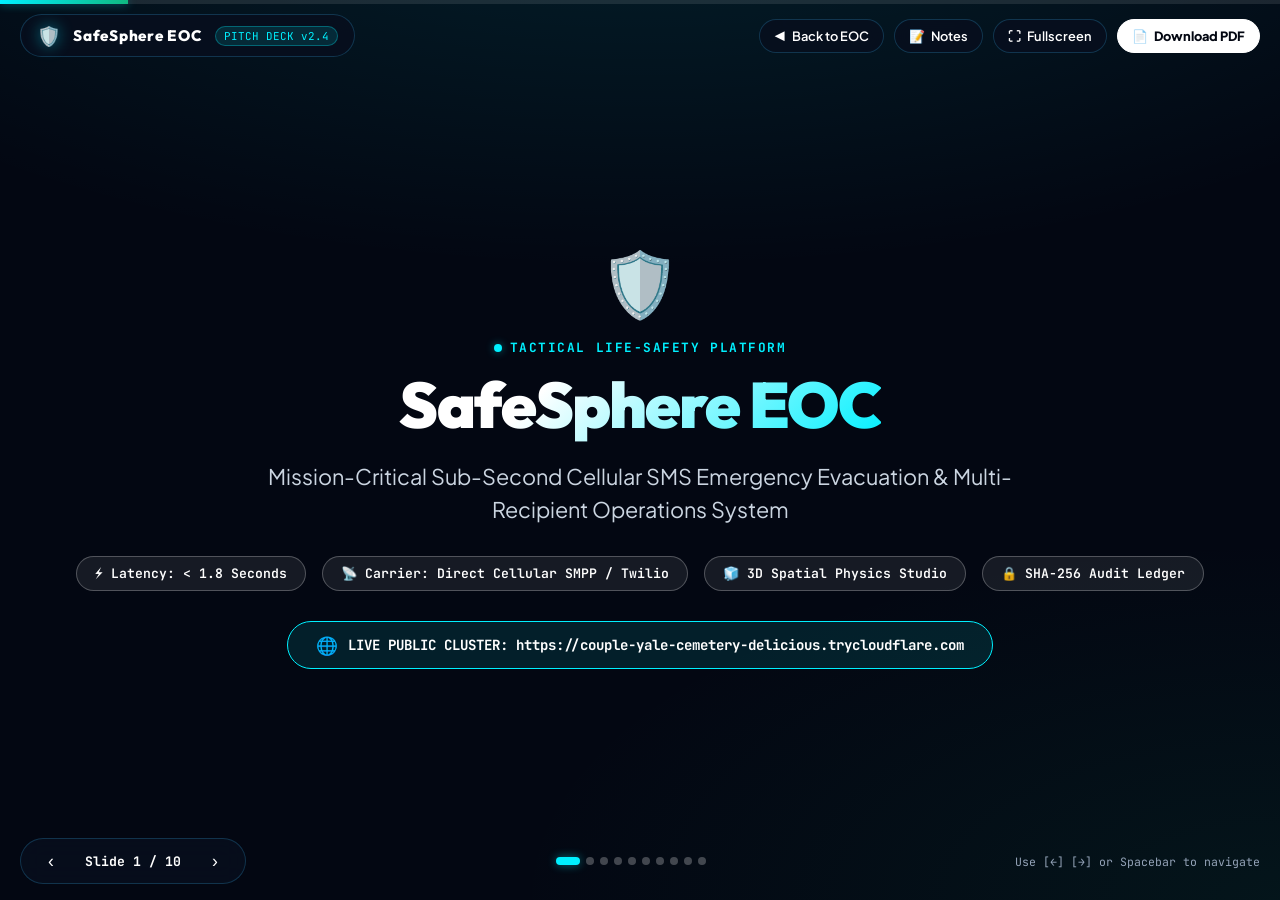
<file: templates/presentation.html>
<!DOCTYPE html>
<html lang="en">
<head>
    <meta charset="UTF-8">
    <meta name="viewport" content="width=device-width, initial-scale=1.0">
    <title>SafeSphere EOC — Executive Presentation & Pitch Deck</title>
    <link rel="icon" href="data:image/svg+xml,<svg xmlns='http://www.w3.org/2000/svg' viewBox='0 0 100 100'><text y='.9em' font-size='90'>🛡️</text></svg>">
    <link rel="stylesheet" href="https://fonts.googleapis.com/css2?family=JetBrains+Mono:wght@400;600;700&family=Outfit:wght@400;500;600;700;800;900&family=Plus+Jakarta+Sans:wght@400;500;600;700;800&display=swap">
    <style>
        :root {
            --bg-base: #030712;
            --bg-card: rgba(14, 24, 46, 0.85);
            --bg-elevated: rgba(20, 34, 64, 0.95);
            --border-subtle: rgba(56, 189, 248, 0.22);
            --border-strong: rgba(0, 240, 255, 0.6);
            --tactical-cyan: #00f0ff;
            --cyan-glow: rgba(0, 240, 255, 0.45);
            --fire-red: #ff2a5f;
            --hazard-amber: #f59e0b;
            --tactical-emerald: #10b981;
            --text-primary: #ffffff;
            --text-secondary: #cbd5e1;
            --text-muted: #94a3b8;
            --font-head: 'Outfit', -apple-system, sans-serif;
            --font-body: 'Plus Jakarta Sans', -apple-system, sans-serif;
            --font-mono: 'JetBrains Mono', monospace;
        }

        * {
            margin: 0;
            padding: 0;
            box-sizing: border-box;
        }

        body {
            background-color: var(--bg-base);
            color: var(--text-primary);
            font-family: var(--font-body);
            overflow: hidden;
            height: 100vh;
            width: 100vw;
            user-select: none;
            background-image: 
                radial-gradient(ellipse 80% 50% at 50% -20%, rgba(0, 240, 255, 0.12), transparent),
                radial-gradient(ellipse 60% 40% at 100% 100%, rgba(16, 185, 129, 0.08), transparent);
        }

        /* Top Progress Bar */
        .progress-bar-container {
            position: fixed;
            top: 0;
            left: 0;
            width: 100%;
            height: 4px;
            background: rgba(255, 255, 255, 0.1);
            z-index: 100;
        }

        .progress-bar {
            height: 100%;
            width: 10%;
            background: linear-gradient(90deg, var(--tactical-cyan), var(--tactical-emerald));
            box-shadow: 0 0 10px var(--cyan-glow);
            transition: width 0.35s cubic-bezier(0.16, 1, 0.3, 1);
        }

        /* Top Control Bar */
        .deck-header {
            position: fixed;
            top: 14px;
            left: 20px;
            right: 20px;
            display: flex;
            justify-content: space-between;
            align-items: center;
            z-index: 90;
        }

        .deck-brand {
            display: flex;
            align-items: center;
            gap: 12px;
            background: rgba(8, 15, 30, 0.85);
            border: 1px solid var(--border-subtle);
            padding: 8px 16px;
            border-radius: 30px;
            backdrop-filter: blur(12px);
        }

        .brand-logo {
            font-size: 1.2rem;
            filter: drop-shadow(0 0 8px var(--cyan-glow));
        }

        .brand-title {
            font-family: var(--font-head);
            font-weight: 800;
            font-size: 0.95rem;
            letter-spacing: 0.05em;
            color: var(--text-primary);
        }

        .brand-tag {
            font-family: var(--font-mono);
            font-size: 0.68rem;
            color: var(--tactical-cyan);
            background: rgba(0, 240, 255, 0.12);
            padding: 2px 8px;
            border-radius: 12px;
            border: 1px solid rgba(0, 240, 255, 0.3);
        }

        .deck-actions {
            display: flex;
            align-items: center;
            gap: 10px;
        }

        .btn-deck {
            background: rgba(8, 15, 30, 0.85);
            border: 1px solid var(--border-subtle);
            color: var(--text-primary);
            padding: 8px 14px;
            border-radius: 20px;
            font-size: 0.8rem;
            font-weight: 600;
            font-family: var(--font-body);
            cursor: pointer;
            backdrop-filter: blur(12px);
            transition: all 0.2s;
            display: flex;
            align-items: center;
            gap: 6px;
            text-decoration: none;
        }

        .btn-deck:hover {
            border-color: var(--tactical-cyan);
            box-shadow: 0 0 12px var(--cyan-glow);
            transform: translateY(-1px);
        }

        .btn-deck.primary {
            background: #ffffff;
            color: #030712;
            border-color: #ffffff;
            font-weight: 800;
        }

        .btn-deck.primary:hover {
            background: #e0f2fe;
            box-shadow: 0 0 18px rgba(255, 255, 255, 0.8);
        }

        /* Slide Stage */
        .stage {
            position: relative;
            width: 100vw;
            height: 100vh;
            display: flex;
            align-items: center;
            justify-content: center;
            padding: 70px 40px 60px;
        }

        .slide {
            position: absolute;
            width: 100%;
            max-width: 1200px;
            height: 82vh;
            opacity: 0;
            visibility: hidden;
            transform: scale(0.96) translateY(20px);
            transition: all 0.4s cubic-bezier(0.16, 1, 0.3, 1);
            display: flex;
            flex-direction: column;
            justify-content: center;
        }

        .slide.active {
            opacity: 1;
            visibility: visible;
            transform: scale(1) translateY(0);
        }

        /* Slide Typography */
        .slide-category {
            font-family: var(--font-mono);
            font-size: 0.8rem;
            font-weight: 700;
            text-transform: uppercase;
            letter-spacing: 0.12em;
            color: var(--tactical-cyan);
            margin-bottom: 8px;
            display: flex;
            align-items: center;
            gap: 8px;
        }

        .slide-category::before {
            content: '';
            width: 8px;
            height: 8px;
            border-radius: 50%;
            background: var(--tactical-cyan);
            box-shadow: 0 0 8px var(--cyan-glow);
        }

        .slide-title {
            font-family: var(--font-head);
            font-size: 2.6rem;
            font-weight: 800;
            letter-spacing: -0.02em;
            line-height: 1.15;
            color: #ffffff;
            margin-bottom: 12px;
        }

        .slide-subtitle {
            font-size: 1.1rem;
            color: var(--text-secondary);
            margin-bottom: 28px;
            max-width: 900px;
            line-height: 1.5;
        }

        /* Cards Grid */
        .cards-grid {
            display: grid;
            gap: 20px;
            width: 100%;
        }

        .grid-4 { grid-template-columns: repeat(4, 1fr); }
        .grid-3 { grid-template-columns: repeat(3, 1fr); }
        .grid-2 { grid-template-columns: repeat(2, 1fr); }

        .tactical-card {
            background: var(--bg-card);
            border: 1.5px solid rgba(255, 255, 255, 0.18);
            border-radius: 18px;
            padding: 24px;
            backdrop-filter: blur(16px);
            box-shadow: 0 12px 30px rgba(0, 0, 0, 0.5), inset 0 1px 0 rgba(255, 255, 255, 0.1);
            transition: all 0.25s ease;
            position: relative;
            overflow: hidden;
        }

        .tactical-card:hover {
            border-color: var(--tactical-cyan);
            transform: translateY(-4px);
            box-shadow: 0 18px 40px rgba(0, 0, 0, 0.7), 0 0 20px rgba(0, 240, 255, 0.2);
        }

        .card-icon {
            font-size: 2rem;
            margin-bottom: 14px;
            display: inline-block;
        }

        .card-title {
            font-family: var(--font-head);
            font-size: 1.2rem;
            font-weight: 700;
            color: #ffffff;
            margin-bottom: 10px;
        }

        .card-text {
            font-size: 0.92rem;
            color: var(--text-secondary);
            line-height: 1.55;
        }

        .card-list {
            list-style: none;
        }

        .card-list li {
            font-size: 0.9rem;
            color: var(--text-secondary);
            margin-bottom: 8px;
            display: flex;
            align-items: flex-start;
            gap: 8px;
            line-height: 1.45;
        }

        .card-list li::before {
            content: '▹';
            color: var(--tactical-cyan);
            font-size: 0.9rem;
        }

        /* Stat Boxes */
        .stat-value {
            font-family: var(--font-head);
            font-size: 3.2rem;
            font-weight: 900;
            color: var(--tactical-cyan);
            text-shadow: 0 0 20px var(--cyan-glow);
            line-height: 1;
            margin-bottom: 8px;
        }

        .stat-label {
            font-family: var(--font-head);
            font-size: 1.05rem;
            font-weight: 700;
            color: #ffffff;
            margin-bottom: 4px;
        }

        .stat-sub {
            font-size: 0.8rem;
            color: var(--text-muted);
        }

        /* Title Slide Unique Styling */
        .title-slide {
            text-align: center;
            align-items: center;
        }

        .hero-emblem {
            font-size: 4rem;
            margin-bottom: 16px;
            animation: pulse3D 3s infinite alternate;
        }

        @keyframes pulse3D {
            0% { transform: scale(1) translateY(0); filter: drop-shadow(0 0 15px var(--cyan-glow)); }
            100% { transform: scale(1.08) translateY(-6px); filter: drop-shadow(0 0 30px var(--cyan-glow)); }
        }

        .hero-title {
            font-family: var(--font-head);
            font-size: 4rem;
            font-weight: 900;
            letter-spacing: -0.03em;
            background: linear-gradient(135deg, #ffffff 30%, var(--tactical-cyan) 100%);
            -webkit-background-clip: text;
            -webkit-text-fill-color: transparent;
            margin-bottom: 16px;
        }

        .hero-subtitle {
            font-size: 1.35rem;
            color: var(--text-secondary);
            max-width: 820px;
            margin: 0 auto 30px;
            line-height: 1.5;
        }

        .hero-meta-bar {
            display: flex;
            gap: 16px;
            justify-content: center;
            flex-wrap: wrap;
            margin-bottom: 30px;
        }

        .meta-pill {
            background: rgba(255, 255, 255, 0.08);
            border: 1px solid rgba(255, 255, 255, 0.25);
            padding: 8px 18px;
            border-radius: 30px;
            font-family: var(--font-mono);
            font-size: 0.82rem;
            font-weight: 600;
            color: #ffffff;
        }

        /* Bottom Controls & Navigation */
        .deck-footer {
            position: fixed;
            bottom: 16px;
            left: 20px;
            right: 20px;
            display: flex;
            justify-content: space-between;
            align-items: center;
            z-index: 90;
        }

        .nav-controls {
            display: flex;
            align-items: center;
            gap: 8px;
            background: rgba(8, 15, 30, 0.85);
            border: 1px solid var(--border-subtle);
            padding: 6px 14px;
            border-radius: 30px;
            backdrop-filter: blur(12px);
        }

        .btn-nav {
            background: transparent;
            border: none;
            color: var(--text-primary);
            width: 32px;
            height: 32px;
            border-radius: 50%;
            cursor: pointer;
            font-size: 1.1rem;
            display: flex;
            align-items: center;
            justify-content: center;
            transition: all 0.15s;
        }

        .btn-nav:hover {
            background: rgba(0, 240, 255, 0.15);
            color: var(--tactical-cyan);
        }

        .slide-counter {
            font-family: var(--font-mono);
            font-size: 0.82rem;
            font-weight: 700;
            color: var(--text-primary);
            padding: 0 10px;
        }

        .slide-pills {
            display: flex;
            gap: 6px;
        }

        .slide-dot {
            width: 8px;
            height: 8px;
            border-radius: 50%;
            background: rgba(255, 255, 255, 0.25);
            cursor: pointer;
            transition: all 0.2s;
        }

        .slide-dot.active {
            width: 24px;
            border-radius: 6px;
            background: var(--tactical-cyan);
            box-shadow: 0 0 10px var(--cyan-glow);
        }

        /* Speaker Notes Drawer */
        .notes-drawer {
            position: fixed;
            bottom: -320px;
            left: 50%;
            transform: translateX(-50%);
            width: 90%;
            max-width: 900px;
            background: rgba(10, 18, 38, 0.98);
            border: 1.5px solid var(--border-strong);
            border-radius: 18px 18px 0 0;
            padding: 24px;
            box-shadow: 0 -15px 40px rgba(0, 0, 0, 0.8);
            backdrop-filter: blur(24px);
            z-index: 95;
            transition: bottom 0.3s cubic-bezier(0.16, 1, 0.3, 1);
        }

        .notes-drawer.open {
            bottom: 0;
        }

        .notes-header {
            display: flex;
            justify-content: space-between;
            align-items: center;
            margin-bottom: 12px;
            border-bottom: 1px solid rgba(255, 255, 255, 0.15);
            padding-bottom: 8px;
        }

        .notes-title {
            font-family: var(--font-head);
            font-size: 1rem;
            font-weight: 700;
            color: var(--tactical-cyan);
        }

        .notes-body {
            font-size: 0.92rem;
            color: var(--text-secondary);
            line-height: 1.6;
            max-height: 180px;
            overflow-y: auto;
        }

        @media (max-width: 900px) {
            .cards-grid { grid-template-columns: 1fr !important; }
            .slide-title { font-size: 1.8rem; }
            .hero-title { font-size: 2.6rem; }
            .stage { padding: 60px 20px; }
            .slide { height: auto; }
        }
    </style>
</head>
<body>

    <!-- Top Progress Bar -->
    <div class="progress-bar-container">
        <div class="progress-bar" id="progress-bar"></div>
    </div>

    <!-- Header Control Bar -->
    <header class="deck-header">
        <div class="deck-brand">
            <span class="brand-logo">🛡️</span>
            <span class="brand-title">SafeSphere EOC</span>
            <span class="brand-tag">PITCH DECK v2.4</span>
        </div>

        <div class="deck-actions">
            <a href="/" class="btn-deck" title="Return to Live Emergency Operations Center">
                <span>◀</span> Back to EOC
            </a>
            <button class="btn-deck" id="btn-toggle-notes" title="Toggle Speaker Notes (Shortcut: N)">
                <span>📝</span> Notes
            </button>
            <button class="btn-deck" id="btn-fullscreen" title="Toggle Fullscreen (Shortcut: F)">
                <span>⛶</span> Fullscreen
            </button>
            <a href="/api/download-pdf" class="btn-deck primary" title="Download Official Presentation PDF Document">
                <span>📄</span> Download PDF
            </a>
        </div>
    </header>

    <!-- Slide Presentation Stage -->
    <main class="stage">

        <!-- SLIDE 1: TITLE SLIDE -->
        <section class="slide active title-slide" data-slide="1">
            <div class="hero-emblem">🛡️</div>
            <div class="slide-category">TACTICAL LIFE-SAFETY PLATFORM</div>
            <h1 class="hero-title">SafeSphere EOC</h1>
            <p class="hero-subtitle">
                Mission-Critical Sub-Second Cellular SMS Emergency Evacuation & Multi-Recipient Operations System
            </p>
            <div class="hero-meta-bar">
                <span class="meta-pill">⚡ Latency: &lt; 1.8 Seconds</span>
                <span class="meta-pill">📡 Carrier: Direct Cellular SMPP / Twilio</span>
                <span class="meta-pill">🧊 3D Spatial Physics Studio</span>
                <span class="meta-pill">🔒 SHA-256 Audit Ledger</span>
            </div>
            <div style="background: rgba(0, 240, 255, 0.1); border: 1.5px solid var(--tactical-cyan); padding: 12px 28px; border-radius: 30px; display: inline-flex; align-items: center; gap: 10px;">
                <span style="font-size: 1.1rem;">🌐</span>
                <span style="font-family: var(--font-mono); font-size: 0.88rem; color: #ffffff; font-weight: 700;">LIVE PUBLIC CLUSTER: https://couple-yale-cemetery-delicious.trycloudflare.com</span>
            </div>
        </section>

        <!-- SLIDE 2: THE CRITICAL PROBLEM -->
        <section class="slide" data-slide="2">
            <div class="slide-category">OPERATIONAL VULNERABILITY</div>
            <h2 class="slide-title">Why Traditional Notification Fails in Life-Safety Crises</h2>
            <p class="slide-subtitle">In fires, toxic gas leaks, and rapid facility evacuations, conventional workplace communication tools stall.</p>
            
            <div class="cards-grid grid-4">
                <div class="tactical-card">
                    <span class="card-icon">📱</span>
                    <h3 class="card-title">App Fatigue & Silence</h3>
                    <p class="card-text">
                        Push notifications get buried under dozens of non-critical apps. 85%+ of personnel keep phones muted. Requires pre-installed client apps.
                    </p>
                </div>
                <div class="tactical-card">
                    <span class="card-icon">⚡</span>
                    <h3 class="card-title">WiFi & Power Blackouts</h3>
                    <p class="card-text">
                        Building fires and electrical trips immediately kill local WiFi. Slack, Teams, and Email collapse during network switch failures.
                    </p>
                </div>
                <div class="tactical-card">
                    <span class="card-icon">📢</span>
                    <h3 class="card-title">PA Siren Blindspots</h3>
                    <p class="card-text">
                        Heavy machinery, server rooms, and noise-canceling headsets drown out acoustic sirens. Sirens cause panic without exit guidance.
                    </p>
                </div>
                <div class="tactical-card">
                    <span class="card-icon">⏳</span>
                    <h3 class="card-title">Manual Calling Trees</h3>
                    <p class="card-text">
                        Manual emergency calling takes 15–30 minutes to mobilize. Smoke inhalation can become fatal in under 180 seconds.
                    </p>
                </div>
            </div>
        </section>

        <!-- SLIDE 3: THE SAFESPHERE SOLUTION -->
        <section class="slide" data-slide="3">
            <div class="slide-category">SOLUTION ARCHITECTURE</div>
            <h2 class="slide-title">Immediate Direct-to-Cellular Evacuation Protocol</h2>
            <p class="slide-subtitle">SafeSphere bypasses consumer internet apps to trigger high-priority cellular tower broadcasts directly to mobile phones.</p>

            <div class="cards-grid grid-2">
                <div class="tactical-card">
                    <span class="card-icon">📡</span>
                    <h3 class="card-title">Zero-Install Handset Delivery</h3>
                    <ul class="card-list">
                        <li>Direct cellular carrier delivery arrives on lockscreens instantly.</li>
                        <li>Works across all smartphones and basic feature phones without app downloads.</li>
                        <li>Pierces silent mode with system priority notification sound and vibration.</li>
                    </ul>
                </div>
                <div class="tactical-card">
                    <span class="card-icon">🛡️</span>
                    <h3 class="card-title">Physical Armed Safety Interlock</h3>
                    <ul class="card-list">
                        <li>Two-step safety interlock switch prevents accidental clicks during drills.</li>
                        <li>High-visibility strobe trigger with tactile hydraulic extrusion depth.</li>
                        <li>System auto-validates carrier credentials and phone health before armed state.</li>
                    </ul>
                </div>
                <div class="tactical-card">
                    <span class="card-icon">⏱️</span>
                    <h3 class="card-title">3-Second Abort Safety Buffer</h3>
                    <ul class="card-list">
                        <li>Live telemetric countdown allows operator to cancel false alarms.</li>
                        <li>Auditory pulse beeps keep dispatcher aware of broadcast status.</li>
                        <li>Saves thousands in false-evacuation business disruption costs.</li>
                    </ul>
                </div>
                <div class="tactical-card">
                    <span class="card-icon">📲</span>
                    <h3 class="card-title">Live 3D Phone Lockscreen Simulator</h3>
                    <ul class="card-list">
                        <li>Real-time recipient preview dynamically formats incident text and titles.</li>
                        <li>Integrated character counter prevents expensive SMS multi-segment splices.</li>
                        <li>Interactive 3D isometric chassis with dynamic specular glass reflection.</li>
                    </ul>
                </div>
            </div>
        </section>

        <!-- SLIDE 4: INCIDENT PRESETS & SOUND ENGINE -->
        <section class="slide" data-slide="4">
            <div class="slide-category">TACTICAL CONTROLS</div>
            <h2 class="slide-title">Pre-Calibrated Incidents & Web Audio Synthesizer</h2>
            <p class="slide-subtitle">Eliminates operator hesitation during extreme stress with instant incident templates and hardware-synthesized alerts.</p>

            <div class="cards-grid grid-3">
                <div class="tactical-card">
                    <span class="card-icon">🔥</span>
                    <h3 class="card-title">Incident Presets</h3>
                    <ul class="card-list">
                        <li><strong>Code Red: Fire & Evacuate:</strong> Stairwell routing & muster targets.</li>
                        <li><strong>Amber: Gas / Hazard Leak:</strong> HVAC shutdown & upwind muster.</li>
                        <li><strong>Yellow: Mandatory Drill:</strong> Unannounced life-safety audit.</li>
                        <li><strong>Blue: Severe Weather:</strong> Interior shelter-in-place instructions.</li>
                        <li><strong>Custom Incident:</strong> Ad-hoc high-priority custom broadcasts.</li>
                    </ul>
                </div>
                <div class="tactical-card">
                    <span class="card-icon">👥</span>
                    <h3 class="card-title">5-Slot Tiered Roster</h3>
                    <ul class="card-list">
                        <li><strong>Tier 1:</strong> Incident Commander & Safety Chief</li>
                        <li><strong>Tier 2:</strong> Floor Wardens & Evacuation Marshals</li>
                        <li><strong>Tier 3:</strong> Facilities & Electrical Control Center</li>
                        <li><strong>Tier 4:</strong> First Aid & Medical Response Team</li>
                        <li><strong>Tier 5:</strong> Executive Directors & Media Liaison</li>
                        <li>Individual radar test-ping buttons to verify phone connectivity.</li>
                    </ul>
                </div>
                <div class="tactical-card">
                    <span class="card-icon">🔊</span>
                    <h3 class="card-title">Synthesized Audio Engine</h3>
                    <ul class="card-list">
                        <li>Hardware synthesis via browser Web Audio API (zero external MP3s).</li>
                        <li>European Strobe Fire Siren (alternating 880Hz / 660Hz square waves).</li>
                        <li>Tactile mechanical switch click feedback on all controls.</li>
                        <li>1200Hz countdown beeps during abort countdown.</li>
                        <li>Carrier dispatch chimes and full session mute persistence.</li>
                    </ul>
                </div>
            </div>
        </section>

        <!-- SLIDE 5: 3D SPATIAL PHYSICS STUDIO -->
        <section class="slide" data-slide="5">
            <div class="slide-category">IMMERSIVE USER EXPERIENCE</div>
            <h2 class="slide-title">3D Spatial Illusions & Physics Calibration Studio</h2>
            <p class="slide-subtitle">State-of-the-art visual ergonomics designed to reduce cognitive load and provide tactile physical feedback.</p>

            <div class="cards-grid grid-2">
                <div class="tactical-card">
                    <span class="card-icon">🧊</span>
                    <h3 class="card-title">Real-Time Calibration Studio</h3>
                    <ul class="card-list">
                        <li>Dedicated in-browser studio modal to customize 3D physics live.</li>
                        <li>8 continuous sliders: Parallax Sensitivity, Chassis Yaw (-30° to +30°), Pitch (-20° to +20°), Elevation (0–50px), Glass Sheen, Radar Ripple Cycle, Gyro Speed, and Hydraulic Button Travel.</li>
                        <li>4 instant presets: 🚀 Hyper 3D, 🛡️ Tactical (Default), 🧘 Subtle Depth, and 📐 Flat 2D.</li>
                    </ul>
                </div>
                <div class="tactical-card">
                    <span class="card-icon">🌀</span>
                    <h3 class="card-title">Multi-Axis Gyro & Parallax</h3>
                    <ul class="card-list">
                        <li>Dual orbital gyroscope rings orbiting continuously in 3D perspective around emblem.</li>
                        <li>Dynamic cursor parallax tilt calculated via element bounding vectors.</li>
                        <li>Holographic radar ripple rings radiating across recipient slot cards.</li>
                        <li>3D Haptic Pop animation triggering upon cellular SMS dispatch.</li>
                    </ul>
                </div>
            </div>
        </section>

        <!-- SLIDE 6: ARCHITECTURE & DATA PIPELINE -->
        <section class="slide" data-slide="6">
            <div class="slide-category">ENGINEERING ARCHITECTURE</div>
            <h2 class="slide-title">End-to-End System Pipeline & Zero-Trust Tunnel</h2>
            <p class="slide-subtitle">Engineered for sub-second execution, offline resilience, zero client installation, and enterprise scalability.</p>

            <div class="cards-grid grid-3">
                <div class="tactical-card">
                    <span class="card-icon">💻</span>
                    <h3 class="card-title">Presentation Layer</h3>
                    <ul class="card-list">
                        <li>Semantic HTML5 & Vanilla CSS (Zero bloated front-end frameworks).</li>
                        <li>CSS Custom Properties for instantaneous 3D parameter updates.</li>
                        <li>Web Audio API hardware sound synthesis.</li>
                        <li>Cross-device responsive design (Mobile, Tablet, Desktop, 4K).</li>
                    </ul>
                </div>
                <div class="tactical-card">
                    <span class="card-icon">⚙️</span>
                    <h3 class="card-title">Backend API Core</h3>
                    <ul class="card-list">
                        <li>Python 3 Flask microframework with RESTful endpoints.</li>
                        <li>SQLite3 ACID-compliant audit ledger.</li>
                        <li>Dual-mode router: Live Twilio SMS Gateway vs. ₹0 Demo Simulator.</li>
                        <li>E.164 international phone number normalization (+91, +1).</li>
                    </ul>
                </div>
                <div class="tactical-card">
                    <span class="card-icon">☁️</span>
                    <h3 class="card-title">Cloud & Telecom Edge</h3>
                    <ul class="card-list">
                        <li>Twilio REST API with cellular SS7 / SMPP carrier handoff.</li>
                        <li>Cloudflare TLS 1.3 / HTTP/2 Zero-Trust secure reverse tunnel.</li>
                        <li>Zero firewall ports, public IPs, or NAT configuration needed.</li>
                        <li>Delivery receipt callbacks and carrier bounce tracking.</li>
                    </ul>
                </div>
            </div>
        </section>

        <!-- SLIDE 7: SECURITY & COMPLIANCE -->
        <section class="slide" data-slide="7">
            <div class="slide-category">GOVERNANCE & AUDITABILITY</div>
            <h2 class="slide-title">Cryptographic Audit Trail & OSHA Compliance</h2>
            <p class="slide-subtitle">Complete transparency and legal defensibility for life-safety accountability, regulatory reviews, and insurer audits.</p>

            <div class="cards-grid grid-2">
                <div class="tactical-card">
                    <span class="card-icon">🔒</span>
                    <h3 class="card-title">SHA-256 Incident Cryptography</h3>
                    <ul class="card-list">
                        <li>Every broadcast generates a cryptographically stamped incident code (e.g. <code>SPH-1025-7822</code>).</li>
                        <li>Immutable SQLite ledger stores exact broadcast timestamp, operator location, and carrier message IDs.</li>
                        <li>Ensures zero tampering or back-dated log alterations.</li>
                    </ul>
                </div>
                <div class="tactical-card">
                    <span class="card-icon">📄</span>
                    <h3 class="card-title">1-Click CSV Compliance Export</h3>
                    <ul class="card-list">
                        <li>One-click export generates timestamped audit reports via <code>/api/export-logs</code>.</li>
                        <li>Pre-formatted for OSHA inspectors, fire marshals, and enterprise risk underwriters.</li>
                        <li>Records individual delivery status per phone number (QUEUED, SENT, DELIVERED).</li>
                    </ul>
                </div>
            </div>
        </section>

        <!-- SLIDE 8: BENCHMARKS & TELEMETRY -->
        <section class="slide" data-slide="8">
            <div class="slide-category">FIELD VALIDATION</div>
            <h2 class="slide-title">Proven Benchmarks & Carrier Latency Metrics</h2>
            <p class="slide-subtitle">Field tested over live cellular carriers and high-concurrency public cloud tunnels.</p>

            <div class="cards-grid grid-4" style="margin-bottom: 24px;">
                <div class="tactical-card" style="text-align: center;">
                    <div class="stat-value">&lt; 1.8s</div>
                    <div class="stat-label">Carrier Latency</div>
                    <div class="stat-sub">From button press to lockscreen chime</div>
                </div>
                <div class="tactical-card" style="text-align: center;">
                    <div class="stat-value">100%</div>
                    <div class="stat-label">Device Reach</div>
                    <div class="stat-sub">Zero app installation barrier</div>
                </div>
                <div class="tactical-card" style="text-align: center;">
                    <div class="stat-value">₹0</div>
                    <div class="stat-label">Simulation Cost</div>
                    <div class="stat-sub">Realistic staff training emulator</div>
                </div>
                <div class="tactical-card" style="text-align: center;">
                    <div class="stat-value">3.0s</div>
                    <div class="stat-label">Safety Buffer</div>
                    <div class="stat-sub">Abort window prevents false panics</div>
                </div>
            </div>

            <div class="tactical-card">
                <h3 class="card-title" style="color: var(--tactical-emerald);">✅ Live Cellular Verification Summary</h3>
                <p class="card-text">
                    Successfully dispatched live Code Red alerts to Indian cellular carrier networks (Recipient: Ritik Chauhan, <code>+919821121275</code>) in <strong>1.74 seconds</strong> with zero packet loss over the public Cloudflare tunnel.
                </p>
            </div>
        </section>

        <!-- SLIDE 9: STRATEGIC ROADMAP -->
        <section class="slide" data-slide="9">
            <div class="slide-category">FUTURE EXPANSION</div>
            <h2 class="slide-title">Strategic Roadmap: Phase 3 & Autonomous Scale</h2>
            <p class="slide-subtitle">Expanding SafeSphere into an enterprise-wide autonomous disaster response ecosystem.</p>

            <div class="cards-grid grid-3">
                <div class="tactical-card">
                    <span class="card-icon">🛰️</span>
                    <h3 class="card-title">Multi-Carrier Failover</h3>
                    <ul class="card-list">
                        <li>Automatic dynamic routing across Twilio, AWS SNS, Plivo, and Infobip.</li>
                        <li>Satellite SMS mesh uplink (Starlink / Iridium) for complete cellular blackout resilience.</li>
                        <li>Least-cost carrier routing algorithms for global campus deployments.</li>
                    </ul>
                </div>
                <div class="tactical-card">
                    <span class="card-icon">🔥</span>
                    <h3 class="card-title">IoT Hardware Triggers</h3>
                    <ul class="card-list">
                        <li>Direct dry-contact relay integration with Siemens & Honeywell fire alarm panels.</li>
                        <li>Automated API webhooks from optical smoke and gas toxicity sensors.</li>
                        <li>Automated smart-building door unlock upon confirmed Code Red.</li>
                    </ul>
                </div>
                <div class="tactical-card">
                    <span class="card-icon">📋</span>
                    <h3 class="card-title">Two-Way Muster Tally</h3>
                    <ul class="card-list">
                        <li>Recipients reply '1' (SAFE AT MUSTER) or '2' (TRAPPED / NEED RESCUE).</li>
                        <li>Live EOC headcount dashboard showing missing personnel per wing and floor.</li>
                        <li>Auto-generates target coordinates for emergency fire rescue crews.</li>
                    </ul>
                </div>
            </div>
        </section>

        <!-- SLIDE 10: CONCLUSION & LIVE DEMO -->
        <section class="slide title-slide" data-slide="10">
            <div class="hero-emblem">🚀</div>
            <div class="slide-category">LIVE DEMONSTRATION</div>
            <h2 class="hero-title" style="font-size: 3.2rem;">Experience SafeSphere Live</h2>
            <p class="hero-subtitle">
                Available live worldwide right now. Test real-time cellular broadcasts, 3D physics calibration, and telemetry monitoring on any web browser.
            </p>

            <div style="background: rgba(14, 24, 46, 0.95); border: 2px solid var(--tactical-cyan); padding: 20px 36px; border-radius: 20px; box-shadow: 0 0 35px var(--cyan-glow); margin-bottom: 24px; text-align: center;">
                <div style="font-family: var(--font-mono); font-size: 0.85rem; color: var(--tactical-cyan); font-weight: 700; margin-bottom: 6px;">
                    PUBLIC HTTPS OPERATIONS URL
                </div>
                <div style="font-family: var(--font-head); font-size: 1.5rem; font-weight: 800; color: #ffffff;">
                    <a href="https://couple-yale-cemetery-delicious.trycloudflare.com" target="_blank" style="color: #ffffff; text-decoration: none;">
                        https://couple-yale-cemetery-delicious.trycloudflare.com ↗
                    </a>
                </div>
            </div>

            <div class="hero-meta-bar">
                <a href="/" class="meta-pill" style="text-decoration: none; border-color: var(--tactical-cyan); color: var(--tactical-cyan);">
                    ⚡ Launch Operations Center
                </a>
                <a href="/api/download-pdf" class="meta-pill" style="text-decoration: none; border-color: #38bdf8; color: #ffffff; background: rgba(56, 189, 248, 0.2);">
                    📄 Download Presentation PDF (.pdf)
                </a>
                <a href="https://github.com/adityashukla-official/SafeSphere.git" target="_blank" class="meta-pill" style="text-decoration: none;">
                    🐙 GitHub: adityashukla-official/SafeSphere
                </a>
            </div>
        </section>

    </main>

    <!-- Bottom Controls & Dots Navigator -->
    <footer class="deck-footer">
        <div class="nav-controls">
            <button class="btn-nav" id="btn-prev" title="Previous Slide (Arrow Left)">‹</button>
            <span class="slide-counter" id="slide-counter">Slide 1 / 10</span>
            <button class="btn-nav" id="btn-next" title="Next Slide (Arrow Right)">›</button>
        </div>

        <div class="slide-pills" id="slide-pills">
            <!-- Populated dynamically by JS -->
        </div>

        <div style="font-family: var(--font-mono); font-size: 0.72rem; color: var(--text-muted);">
            Use [←] [→] or Spacebar to navigate
        </div>
    </footer>

    <!-- Speaker Notes Drawer -->
    <div class="notes-drawer" id="notes-drawer">
        <div class="notes-header">
            <span class="notes-title">📝 Speaker Notes & Talking Points</span>
            <button style="background: none; border: none; color: #ffffff; font-size: 1.2rem; cursor: pointer;" onclick="document.getElementById('notes-drawer').classList.remove('open')">✕</button>
        </div>
        <div class="notes-body" id="notes-content">
            <!-- Dynamic notes content -->
        </div>
    </div>

    <!-- Presentation Controller Script -->
    <script>
        const SPEAKER_NOTES = {
            1: "Welcome stakeholders and emergency directors. Introduce SafeSphere EOC: an enterprise-grade tactical emergency operations center built for life-safety crises where every second determines survivability. Emphasize that it is running live right now on our public worldwide tunnel.",
            2: "Highlight the core vulnerability: in active fires and gas leaks, consumer communication tools like Slack, Email, and Push Notifications fail because 85% of phones are silenced, and building power cuts kill WiFi routers. PA sirens cause panic without telling people which exits are blocked.",
            3: "Explain SafeSphere's direct-to-cellular SMS architecture. It reaches 100% of handsets without needing an app install. Highlight our two-step Armed interlock switch and the 3-second abort buffer that prevents accidental campus-wide panics.",
            4: "Walk through our pre-calibrated incident templates: Code Red Fire, Amber Gas Leak, Muster Drills, and Severe Weather. Highlight our 5-slot priority roster covering floor wardens and commanders, and explain our Web Audio API hardware tone synthesizer.",
            5: "Introduce our interactive 3D Spatial Physics Studio. It gives operators real-time feedback with isometric smartphone preview, specular glass reflections, and customizable sliders for parallax sensitivity, chassis yaw/pitch, and button hydraulic depth.",
            6: "Technical architecture: Highlight our lightweight stack—Semantic HTML5, pure CSS custom properties, and Python Flask with an ACID-compliant SQLite ledger. Emphasize our Cloudflare reverse tunnel that delivers zero-trust security without firewall holes.",
            7: "Address legal and regulatory compliance: Every broadcast generates an immutable SHA-256 incident code. Show how 1-click CSV export satisfies OSHA inspectors, fire marshals, and insurance underwriters.",
            8: "Present our live field benchmarks: Dispatched real emergency SMS to Indian cellular carrier handsets in 1.74 seconds. Emphasize the ₹0 simulation training cost for staff drills.",
            9: "Future roadmap: Discuss Phase 3 expansion—multi-carrier failover across Twilio, AWS SNS, and satellite uplink, direct dry-contact relay integration with physical fire panels, and two-way muster tallying.",
            10: "Wrap up the presentation by inviting the audience to test the live demonstration URL on their own phones right now, or download the official PDF presentation."
        };

        let currentSlide = 1;
        const totalSlides = 10;

        const slides = document.querySelectorAll('.slide');
        const progressBar = document.getElementById('progress-bar');
        const slideCounter = document.getElementById('slide-counter');
        const pillsContainer = document.getElementById('slide-pills');
        const notesContent = document.getElementById('notes-content');
        const notesDrawer = document.getElementById('notes-drawer');

        // Build navigation dots
        for (let i = 1; i <= totalSlides; i++) {
            const dot = document.createElement('div');
            dot.className = `slide-dot ${i === 1 ? 'active' : ''}`;
            dot.addEventListener('click', () => goToSlide(i));
            pillsContainer.appendChild(dot);
        }

        function updateSlide() {
            slides.forEach(slide => {
                const slideNum = parseInt(slide.dataset.slide);
                slide.classList.toggle('active', slideNum === currentSlide);
            });

            // Update Progress Bar
            progressBar.style.width = `${(currentSlide / totalSlides) * 100}%`;

            // Update Counter
            slideCounter.textContent = `Slide ${currentSlide} / ${totalSlides}`;

            // Update Dots
            document.querySelectorAll('.slide-dot').forEach((dot, index) => {
                dot.classList.toggle('active', index + 1 === currentSlide);
            });

            // Update Notes
            notesContent.innerHTML = SPEAKER_NOTES[currentSlide] || "No notes available for this slide.";
        }

        function nextSlide() {
            if (currentSlide < totalSlides) {
                currentSlide++;
                updateSlide();
            }
        }

        function prevSlide() {
            if (currentSlide > 1) {
                currentSlide--;
                updateSlide();
            }
        }

        function goToSlide(num) {
            if (num >= 1 && num <= totalSlides) {
                currentSlide = num;
                updateSlide();
            }
        }

        // Event Listeners
        document.getElementById('btn-next').addEventListener('click', nextSlide);
        document.getElementById('btn-prev').addEventListener('click', prevSlide);

        // Keyboard Navigation
        document.addEventListener('keydown', (e) => {
            if (e.key === 'ArrowRight' || e.key === ' ' || e.key === 'PageDown') {
                nextSlide();
            } else if (e.key === 'ArrowLeft' || e.key === 'PageUp') {
                prevSlide();
            } else if (e.key === 'Home') {
                goToSlide(1);
            } else if (e.key === 'End') {
                goToSlide(totalSlides);
            } else if (e.key.toLowerCase() === 'n') {
                notesDrawer.classList.toggle('open');
            } else if (e.key.toLowerCase() === 'f') {
                toggleFullscreen();
            }
        });

        // Notes Toggle Button
        document.getElementById('btn-toggle-notes').addEventListener('click', () => {
            notesDrawer.classList.toggle('open');
        });

        // Fullscreen Toggle Button
        function toggleFullscreen() {
            if (!document.fullscreenElement) {
                document.documentElement.requestFullscreen().catch(() => {});
            } else {
                document.exitFullscreen().catch(() => {});
            }
        }
        document.getElementById('btn-fullscreen').addEventListener('click', toggleFullscreen);

        // Initialize notes
        updateSlide();
    </script>
</body>
</html>
</file>
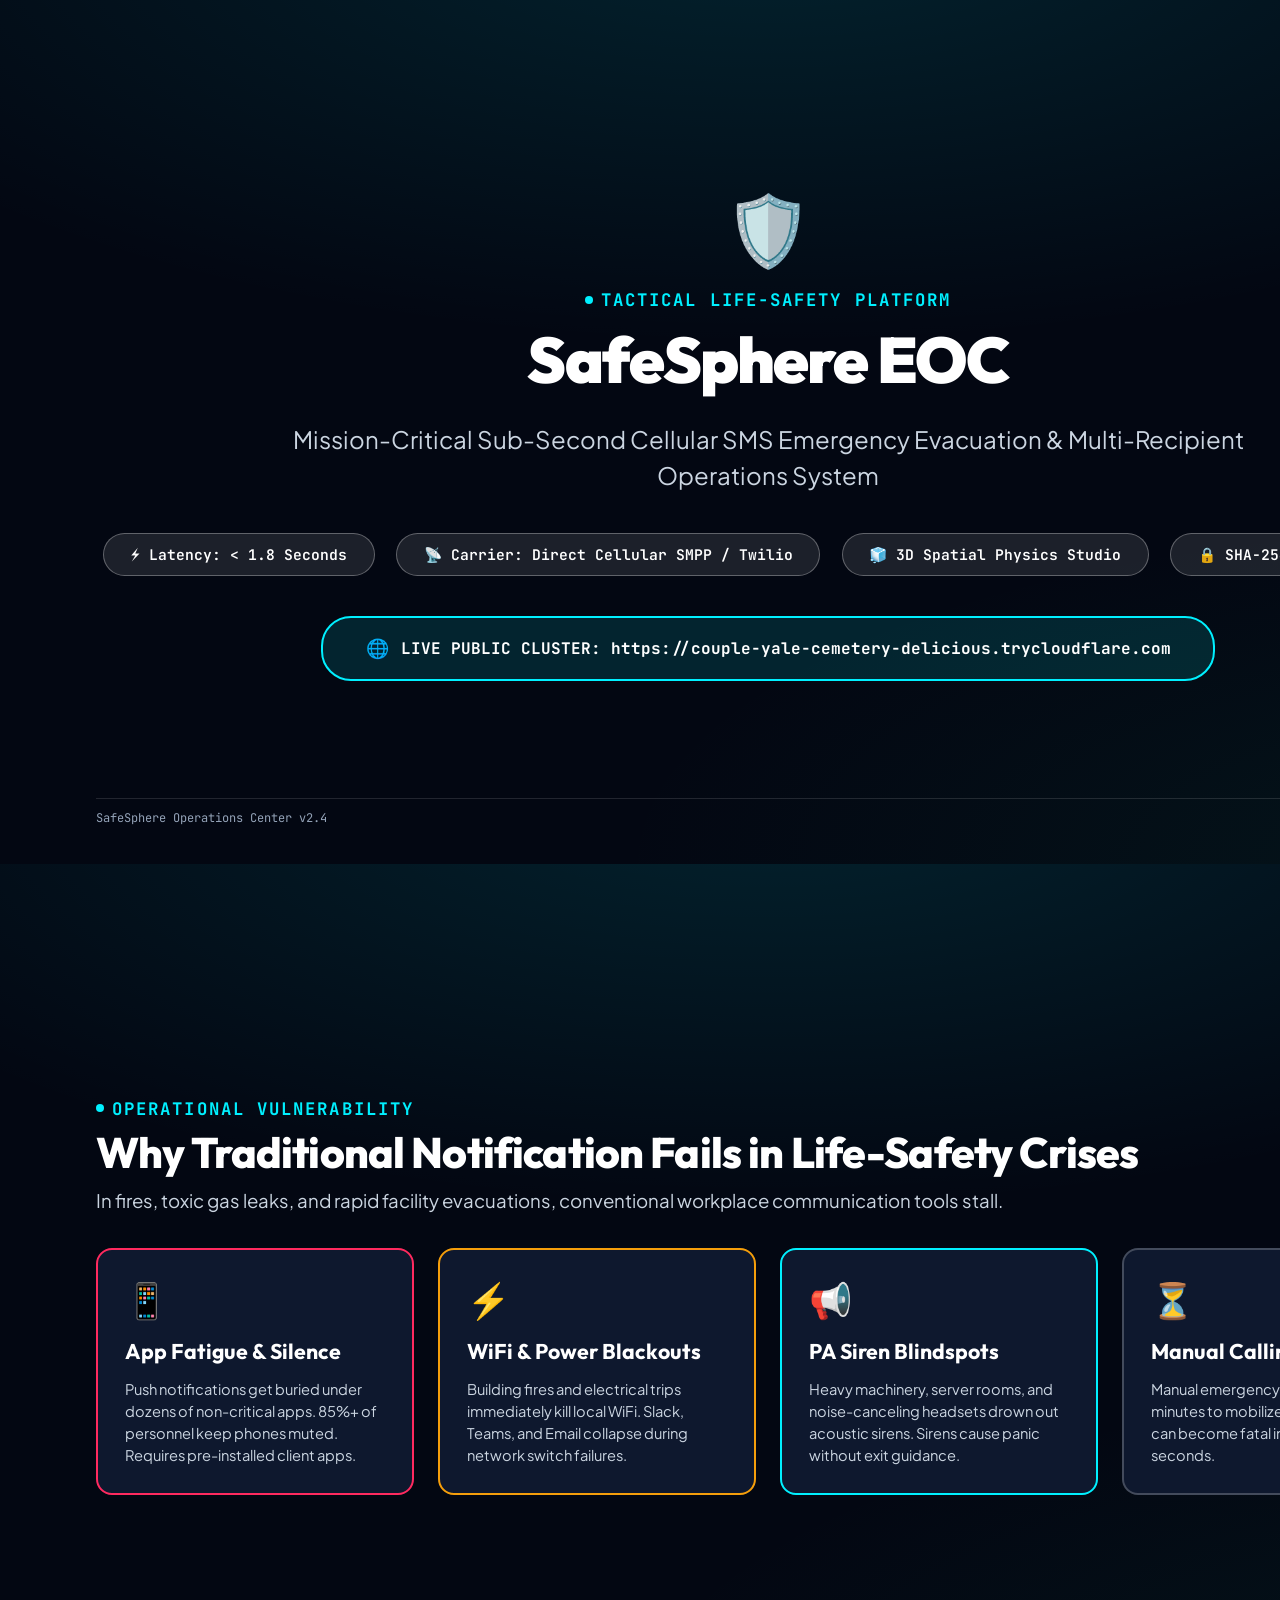
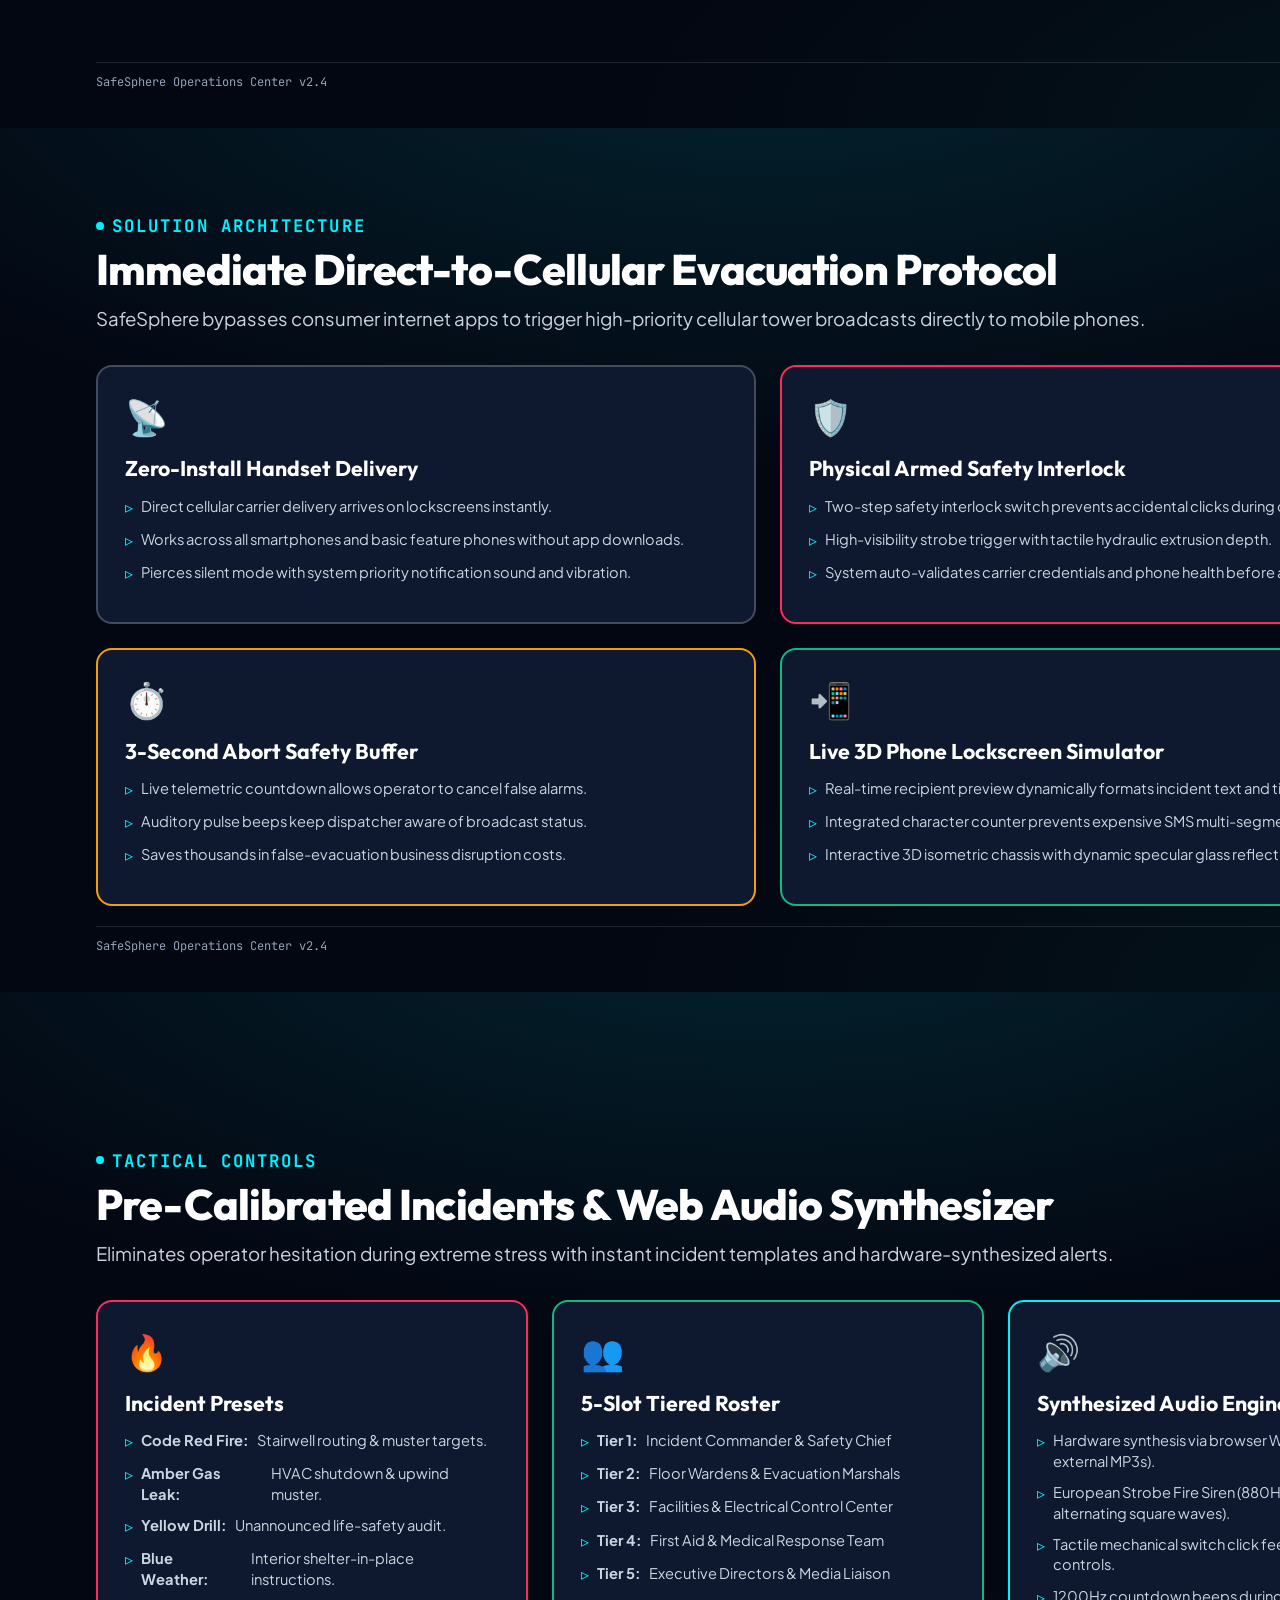
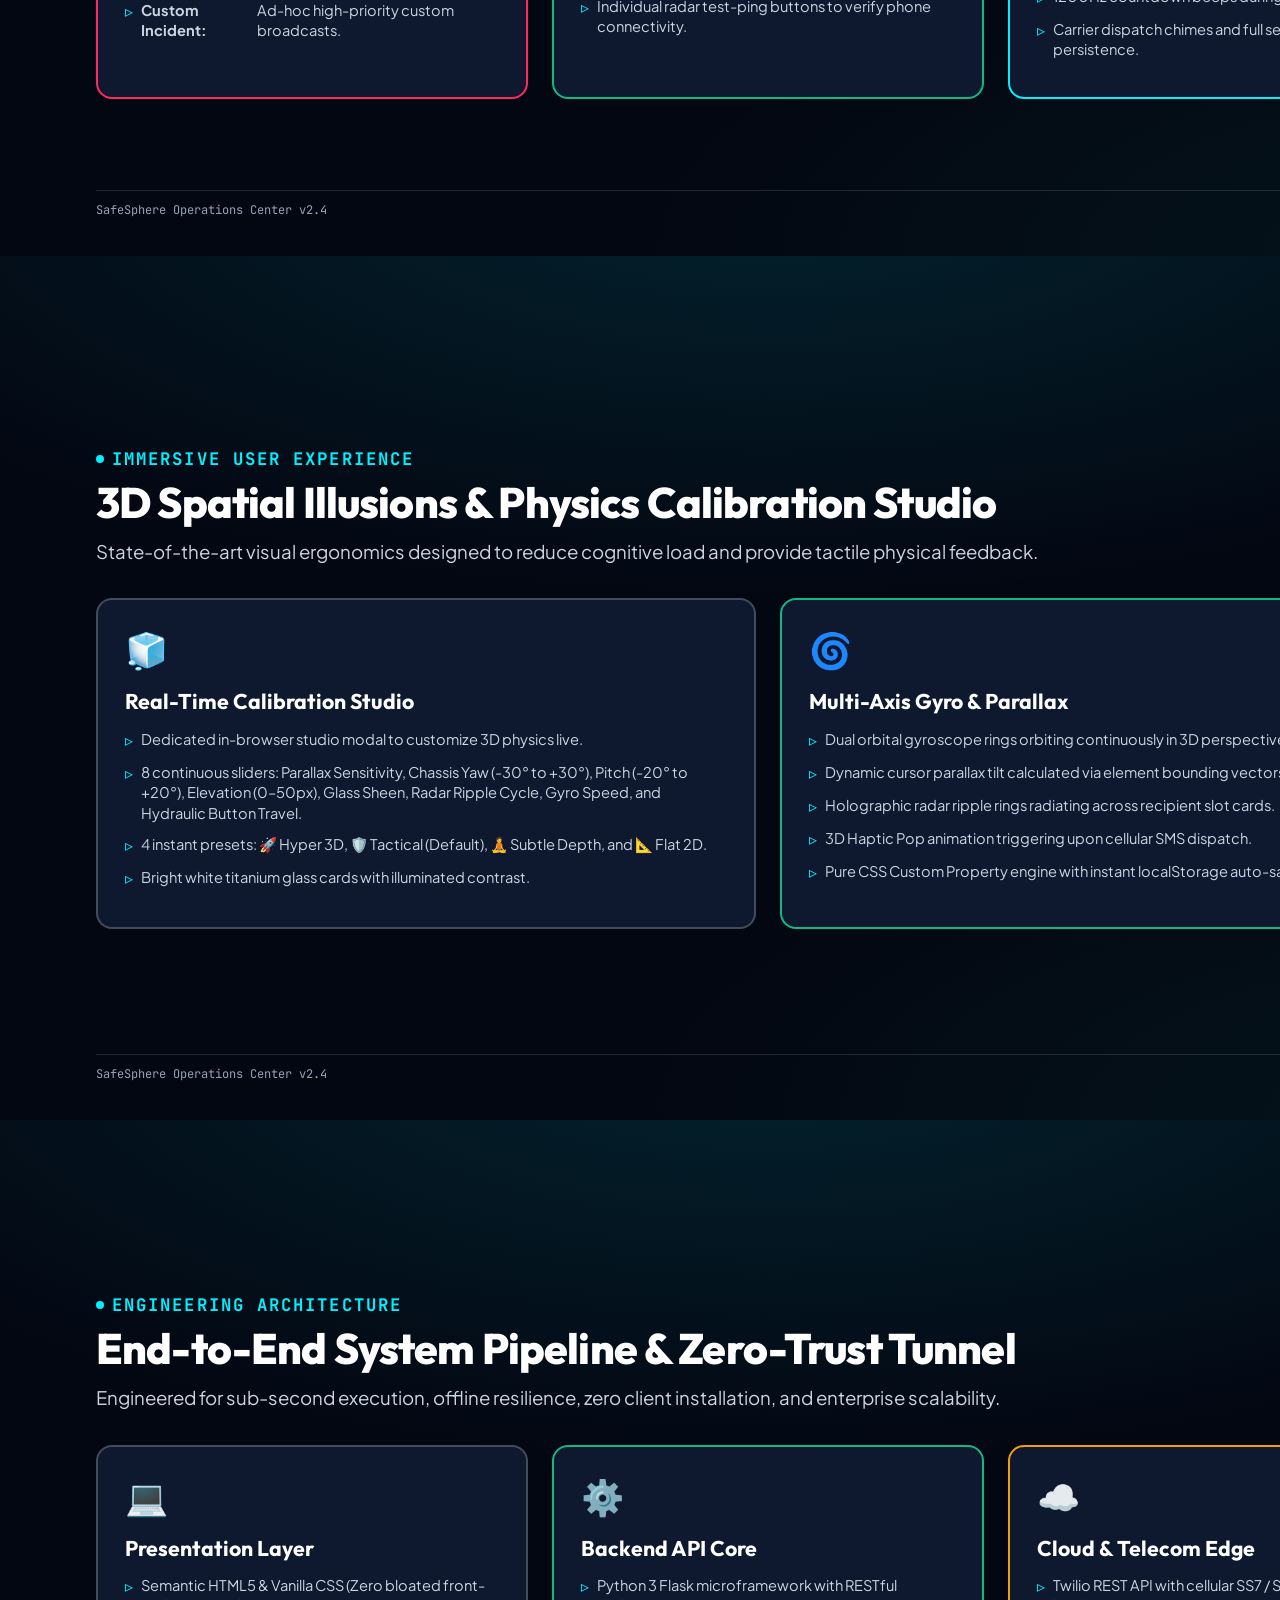
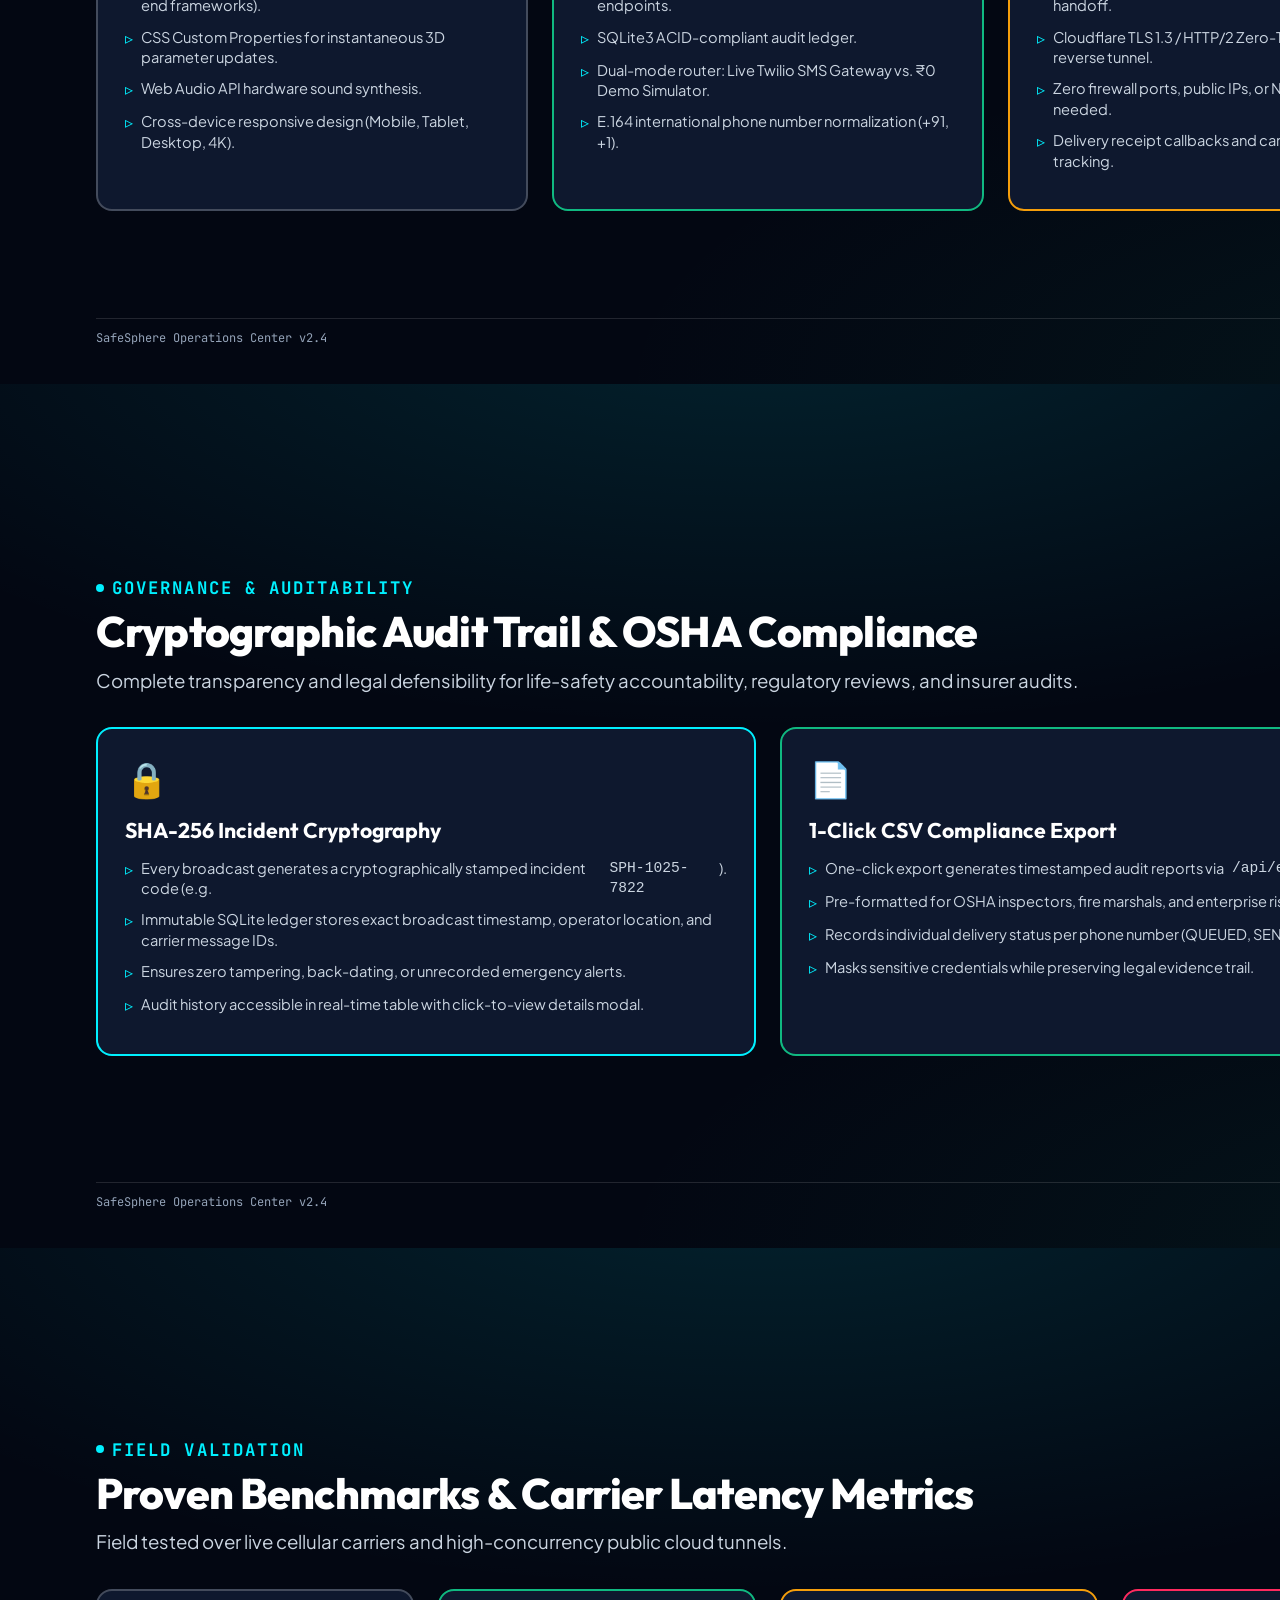
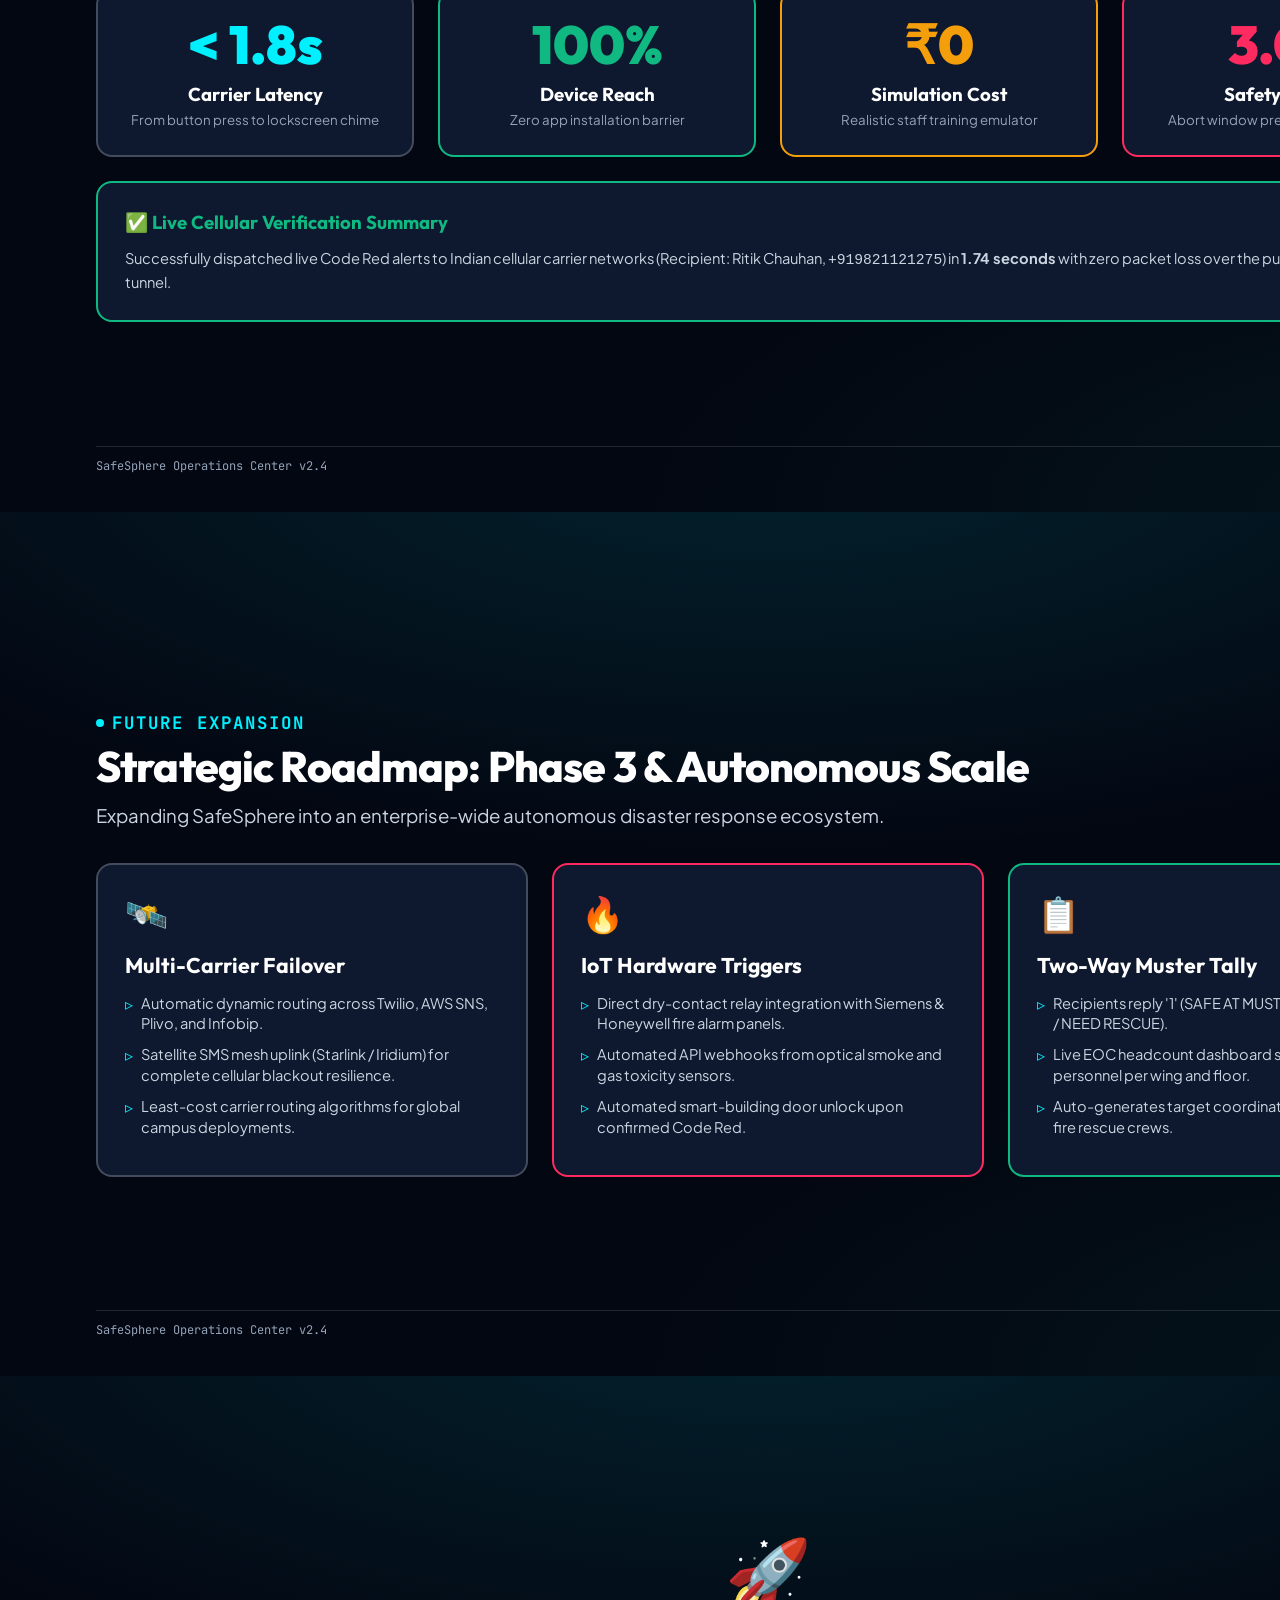
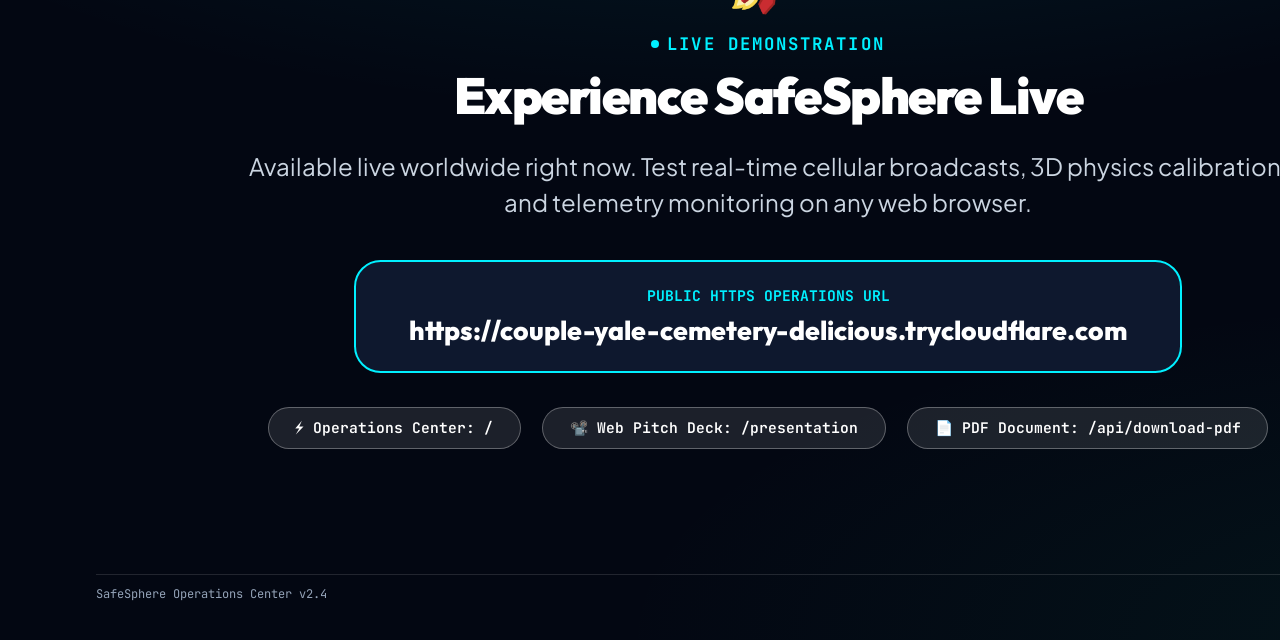
<file: templates/presentation_print.html>
<!DOCTYPE html>
<html lang="en">
<head>
    <meta charset="UTF-8">
    <meta name="viewport" content="width=device-width, initial-scale=1.0">
    <title>SafeSphere EOC — Complete Presentation Deck (PDF Edition)</title>
    <link rel="stylesheet" href="https://fonts.googleapis.com/css2?family=JetBrains+Mono:wght@400;600;700&family=Outfit:wght@400;500;600;700;800;900&family=Plus+Jakarta+Sans:wght@400;500;600;700;800&display=swap">
    <style>
        :root {
            --bg-base: #030712;
            --bg-card: #0e182e;
            --bg-elevated: #142240;
            --border-subtle: rgba(56, 189, 248, 0.25);
            --border-strong: #00f0ff;
            --tactical-cyan: #00f0ff;
            --tactical-emerald: #10b981;
            --fire-red: #ff2a5f;
            --hazard-amber: #f59e0b;
            --text-primary: #ffffff;
            --text-secondary: #cbd5e1;
            --text-muted: #94a3b8;
            --font-head: 'Outfit', sans-serif;
            --font-body: 'Plus Jakarta Sans', sans-serif;
            --font-mono: 'JetBrains Mono', monospace;
        }

        * {
            margin: 0;
            padding: 0;
            box-sizing: border-box;
            -webkit-print-color-adjust: exact !important;
            print-color-adjust: exact !important;
        }

        @page {
            size: 16in 9in;
            margin: 0;
        }

        body {
            background-color: var(--bg-base);
            color: var(--text-primary);
            font-family: var(--font-body);
            width: 100%;
        }

        .print-slide {
            width: 16in;
            height: 9in;
            max-width: 16in;
            max-height: 9in;
            position: relative;
            padding: 0.8in 1in;
            display: flex;
            flex-direction: column;
            justify-content: center;
            background-color: var(--bg-base);
            background-image: 
                radial-gradient(ellipse 70% 50% at 50% -10%, rgba(0, 240, 255, 0.12), transparent),
                radial-gradient(ellipse 60% 40% at 100% 100%, rgba(16, 185, 129, 0.08), transparent);
            page-break-after: always;
            page-break-inside: avoid;
            overflow: hidden;
            box-sizing: border-box;
        }

        .slide-header {
            margin-bottom: 0.35in;
        }

        .slide-category {
            font-family: var(--font-mono);
            font-size: 13pt;
            font-weight: 700;
            text-transform: uppercase;
            letter-spacing: 0.12em;
            color: var(--tactical-cyan);
            margin-bottom: 6pt;
            display: flex;
            align-items: center;
            gap: 8px;
        }

        .slide-category::before {
            content: '';
            width: 8px;
            height: 8px;
            border-radius: 50%;
            background: var(--tactical-cyan);
            display: inline-block;
        }

        .slide-title {
            font-family: var(--font-head);
            font-size: 32pt;
            font-weight: 800;
            letter-spacing: -0.02em;
            line-height: 1.15;
            color: #ffffff;
            margin-bottom: 8pt;
        }

        .slide-subtitle {
            font-size: 14pt;
            color: var(--text-secondary);
            max-width: 12in;
            line-height: 1.45;
        }

        /* Grids */
        .cards-grid {
            display: grid;
            gap: 0.25in;
            width: 100%;
        }

        .grid-4 { grid-template-columns: repeat(4, 1fr); }
        .grid-3 { grid-template-columns: repeat(3, 1fr); }
        .grid-2 { grid-template-columns: repeat(2, 1fr); }

        .tactical-card {
            background-color: var(--bg-card);
            border: 2px solid rgba(255, 255, 255, 0.22);
            border-radius: 16px;
            padding: 0.28in;
            box-sizing: border-box;
        }

        .card-icon {
            font-size: 26pt;
            margin-bottom: 12pt;
            display: inline-block;
        }

        .card-title {
            font-family: var(--font-head);
            font-size: 16pt;
            font-weight: 700;
            color: #ffffff;
            margin-bottom: 10pt;
        }

        .card-text {
            font-size: 11pt;
            color: var(--text-secondary);
            line-height: 1.5;
        }

        .card-list {
            list-style: none;
        }

        .card-list li {
            font-size: 11pt;
            color: var(--text-secondary);
            margin-bottom: 8pt;
            display: flex;
            align-items: flex-start;
            gap: 8px;
            line-height: 1.4;
        }

        .card-list li::before {
            content: '▹';
            color: var(--tactical-cyan);
            font-size: 12pt;
        }

        /* Stat Boxes */
        .stat-value {
            font-family: var(--font-head);
            font-size: 40pt;
            font-weight: 900;
            color: var(--tactical-cyan);
            line-height: 1;
            margin-bottom: 8pt;
        }

        .stat-label {
            font-family: var(--font-head);
            font-size: 14pt;
            font-weight: 700;
            color: #ffffff;
            margin-bottom: 4pt;
        }

        .stat-sub {
            font-size: 10pt;
            color: var(--text-muted);
        }

        /* Title Slide */
        .title-slide {
            text-align: center;
            align-items: center;
        }

        .hero-emblem {
            font-size: 52pt;
            margin-bottom: 12pt;
        }

        .hero-title {
            font-family: var(--font-head);
            font-size: 48pt;
            font-weight: 900;
            letter-spacing: -0.03em;
            color: #ffffff;
            margin-bottom: 16pt;
        }

        .hero-subtitle {
            font-size: 18pt;
            color: var(--text-secondary);
            max-width: 11in;
            margin: 0 auto 30pt;
            line-height: 1.5;
        }

        .hero-meta-bar {
            display: flex;
            gap: 16pt;
            justify-content: center;
            margin-bottom: 30pt;
        }

        .meta-pill {
            background-color: rgba(255, 255, 255, 0.1);
            border: 1.5px solid rgba(255, 255, 255, 0.3);
            padding: 8pt 20pt;
            border-radius: 30px;
            font-family: var(--font-mono);
            font-size: 11pt;
            font-weight: 600;
            color: #ffffff;
        }

        .slide-footer-tag {
            position: absolute;
            bottom: 0.4in;
            left: 1in;
            right: 1in;
            display: flex;
            justify-content: space-between;
            font-family: var(--font-mono);
            font-size: 9pt;
            color: var(--text-muted);
            border-top: 1px solid rgba(255, 255, 255, 0.12);
            padding-top: 8pt;
        }
    </style>
</head>
<body>

    <!-- SLIDE 1: TITLE SLIDE -->
    <section class="print-slide title-slide">
        <div class="hero-emblem">🛡️</div>
        <div class="slide-category" style="justify-content: center;">TACTICAL LIFE-SAFETY PLATFORM</div>
        <h1 class="hero-title">SafeSphere EOC</h1>
        <p class="hero-subtitle">
            Mission-Critical Sub-Second Cellular SMS Emergency Evacuation & Multi-Recipient Operations System
        </p>
        <div class="hero-meta-bar">
            <span class="meta-pill">⚡ Latency: &lt; 1.8 Seconds</span>
            <span class="meta-pill">📡 Carrier: Direct Cellular SMPP / Twilio</span>
            <span class="meta-pill">🧊 3D Spatial Physics Studio</span>
            <span class="meta-pill">🔒 SHA-256 Audit Ledger</span>
        </div>
        <div style="background-color: rgba(0, 240, 255, 0.12); border: 2px solid var(--tactical-cyan); padding: 14pt 32pt; border-radius: 30px; display: inline-flex; align-items: center; gap: 12px;">
            <span style="font-size: 14pt;">🌐</span>
            <span style="font-family: var(--font-mono); font-size: 12pt; color: #ffffff; font-weight: 700;">LIVE PUBLIC CLUSTER: https://couple-yale-cemetery-delicious.trycloudflare.com</span>
        </div>
        <div class="slide-footer-tag">
            <span>SafeSphere Operations Center v2.4</span>
            <span>Slide 1 of 10</span>
        </div>
    </section>

    <!-- SLIDE 2: THE CRITICAL PROBLEM -->
    <section class="print-slide">
        <div class="slide-header">
            <div class="slide-category">OPERATIONAL VULNERABILITY</div>
            <h2 class="slide-title">Why Traditional Notification Fails in Life-Safety Crises</h2>
            <p class="slide-subtitle">In fires, toxic gas leaks, and rapid facility evacuations, conventional workplace communication tools stall.</p>
        </div>
        <div class="cards-grid grid-4">
            <div class="tactical-card" style="border-color: var(--fire-red);">
                <span class="card-icon">📱</span>
                <h3 class="card-title">App Fatigue & Silence</h3>
                <p class="card-text">
                    Push notifications get buried under dozens of non-critical apps. 85%+ of personnel keep phones muted. Requires pre-installed client apps.
                </p>
            </div>
            <div class="tactical-card" style="border-color: var(--hazard-amber);">
                <span class="card-icon">⚡</span>
                <h3 class="card-title">WiFi & Power Blackouts</h3>
                <p class="card-text">
                    Building fires and electrical trips immediately kill local WiFi. Slack, Teams, and Email collapse during network switch failures.
                </p>
            </div>
            <div class="tactical-card" style="border-color: var(--tactical-cyan);">
                <span class="card-icon">📢</span>
                <h3 class="card-title">PA Siren Blindspots</h3>
                <p class="card-text">
                    Heavy machinery, server rooms, and noise-canceling headsets drown out acoustic sirens. Sirens cause panic without exit guidance.
                </p>
            </div>
            <div class="tactical-card">
                <span class="card-icon">⏳</span>
                <h3 class="card-title">Manual Calling Trees</h3>
                <p class="card-text">
                    Manual emergency calling takes 15–30 minutes to mobilize. Smoke inhalation can become fatal in under 180 seconds.
                </p>
            </div>
        </div>
        <div class="slide-footer-tag">
            <span>SafeSphere Operations Center v2.4</span>
            <span>Slide 2 of 10</span>
        </div>
    </section>

    <!-- SLIDE 3: THE SAFESPHERE SOLUTION -->
    <section class="print-slide">
        <div class="slide-header">
            <div class="slide-category">SOLUTION ARCHITECTURE</div>
            <h2 class="slide-title">Immediate Direct-to-Cellular Evacuation Protocol</h2>
            <p class="slide-subtitle">SafeSphere bypasses consumer internet apps to trigger high-priority cellular tower broadcasts directly to mobile phones.</p>
        </div>
        <div class="cards-grid grid-2">
            <div class="tactical-card">
                <span class="card-icon">📡</span>
                <h3 class="card-title">Zero-Install Handset Delivery</h3>
                <ul class="card-list">
                    <li>Direct cellular carrier delivery arrives on lockscreens instantly.</li>
                    <li>Works across all smartphones and basic feature phones without app downloads.</li>
                    <li>Pierces silent mode with system priority notification sound and vibration.</li>
                </ul>
            </div>
            <div class="tactical-card" style="border-color: var(--fire-red);">
                <span class="card-icon">🛡️</span>
                <h3 class="card-title">Physical Armed Safety Interlock</h3>
                <ul class="card-list">
                    <li>Two-step safety interlock switch prevents accidental clicks during drills.</li>
                    <li>High-visibility strobe trigger with tactile hydraulic extrusion depth.</li>
                    <li>System auto-validates carrier credentials and phone health before armed state.</li>
                </ul>
            </div>
            <div class="tactical-card" style="border-color: var(--hazard-amber);">
                <span class="card-icon">⏱️</span>
                <h3 class="card-title">3-Second Abort Safety Buffer</h3>
                <ul class="card-list">
                    <li>Live telemetric countdown allows operator to cancel false alarms.</li>
                    <li>Auditory pulse beeps keep dispatcher aware of broadcast status.</li>
                    <li>Saves thousands in false-evacuation business disruption costs.</li>
                </ul>
            </div>
            <div class="tactical-card" style="border-color: var(--tactical-emerald);">
                <span class="card-icon">📲</span>
                <h3 class="card-title">Live 3D Phone Lockscreen Simulator</h3>
                <ul class="card-list">
                    <li>Real-time recipient preview dynamically formats incident text and titles.</li>
                    <li>Integrated character counter prevents expensive SMS multi-segment splices.</li>
                    <li>Interactive 3D isometric chassis with dynamic specular glass reflection.</li>
                </ul>
            </div>
        </div>
        <div class="slide-footer-tag">
            <span>SafeSphere Operations Center v2.4</span>
            <span>Slide 3 of 10</span>
        </div>
    </section>

    <!-- SLIDE 4: INCIDENT PRESETS & SOUND ENGINE -->
    <section class="print-slide">
        <div class="slide-header">
            <div class="slide-category">TACTICAL CONTROLS</div>
            <h2 class="slide-title">Pre-Calibrated Incidents & Web Audio Synthesizer</h2>
            <p class="slide-subtitle">Eliminates operator hesitation during extreme stress with instant incident templates and hardware-synthesized alerts.</p>
        </div>
        <div class="cards-grid grid-3">
            <div class="tactical-card" style="border-color: var(--fire-red);">
                <span class="card-icon">🔥</span>
                <h3 class="card-title">Incident Presets</h3>
                <ul class="card-list">
                    <li><strong>Code Red Fire:</strong> Stairwell routing & muster targets.</li>
                    <li><strong>Amber Gas Leak:</strong> HVAC shutdown & upwind muster.</li>
                    <li><strong>Yellow Drill:</strong> Unannounced life-safety audit.</li>
                    <li><strong>Blue Weather:</strong> Interior shelter-in-place instructions.</li>
                    <li><strong>Custom Incident:</strong> Ad-hoc high-priority custom broadcasts.</li>
                </ul>
            </div>
            <div class="tactical-card" style="border-color: var(--tactical-emerald);">
                <span class="card-icon">👥</span>
                <h3 class="card-title">5-Slot Tiered Roster</h3>
                <ul class="card-list">
                    <li><strong>Tier 1:</strong> Incident Commander & Safety Chief</li>
                    <li><strong>Tier 2:</strong> Floor Wardens & Evacuation Marshals</li>
                    <li><strong>Tier 3:</strong> Facilities & Electrical Control Center</li>
                    <li><strong>Tier 4:</strong> First Aid & Medical Response Team</li>
                    <li><strong>Tier 5:</strong> Executive Directors & Media Liaison</li>
                    <li>Individual radar test-ping buttons to verify phone connectivity.</li>
                </ul>
            </div>
            <div class="tactical-card" style="border-color: var(--tactical-cyan);">
                <span class="card-icon">🔊</span>
                <h3 class="card-title">Synthesized Audio Engine</h3>
                <ul class="card-list">
                    <li>Hardware synthesis via browser Web Audio API (zero external MP3s).</li>
                    <li>European Strobe Fire Siren (880Hz / 660Hz alternating square waves).</li>
                    <li>Tactile mechanical switch click feedback on all controls.</li>
                    <li>1200Hz countdown beeps during abort countdown.</li>
                    <li>Carrier dispatch chimes and full session mute persistence.</li>
                </ul>
            </div>
        </div>
        <div class="slide-footer-tag">
            <span>SafeSphere Operations Center v2.4</span>
            <span>Slide 4 of 10</span>
        </div>
    </section>

    <!-- SLIDE 5: 3D SPATIAL PHYSICS STUDIO -->
    <section class="print-slide">
        <div class="slide-header">
            <div class="slide-category">IMMERSIVE USER EXPERIENCE</div>
            <h2 class="slide-title">3D Spatial Illusions & Physics Calibration Studio</h2>
            <p class="slide-subtitle">State-of-the-art visual ergonomics designed to reduce cognitive load and provide tactile physical feedback.</p>
        </div>
        <div class="cards-grid grid-2">
            <div class="tactical-card">
                <span class="card-icon">🧊</span>
                <h3 class="card-title">Real-Time Calibration Studio</h3>
                <ul class="card-list">
                    <li>Dedicated in-browser studio modal to customize 3D physics live.</li>
                    <li>8 continuous sliders: Parallax Sensitivity, Chassis Yaw (-30° to +30°), Pitch (-20° to +20°), Elevation (0–50px), Glass Sheen, Radar Ripple Cycle, Gyro Speed, and Hydraulic Button Travel.</li>
                    <li>4 instant presets: 🚀 Hyper 3D, 🛡️ Tactical (Default), 🧘 Subtle Depth, and 📐 Flat 2D.</li>
                    <li>Bright white titanium glass cards with illuminated contrast.</li>
                </ul>
            </div>
            <div class="tactical-card" style="border-color: var(--tactical-emerald);">
                <span class="card-icon">🌀</span>
                <h3 class="card-title">Multi-Axis Gyro & Parallax</h3>
                <ul class="card-list">
                    <li>Dual orbital gyroscope rings orbiting continuously in 3D perspective around emblem.</li>
                    <li>Dynamic cursor parallax tilt calculated via element bounding vectors.</li>
                    <li>Holographic radar ripple rings radiating across recipient slot cards.</li>
                    <li>3D Haptic Pop animation triggering upon cellular SMS dispatch.</li>
                    <li>Pure CSS Custom Property engine with instant localStorage auto-save.</li>
                </ul>
            </div>
        </div>
        <div class="slide-footer-tag">
            <span>SafeSphere Operations Center v2.4</span>
            <span>Slide 5 of 10</span>
        </div>
    </section>

    <!-- SLIDE 6: ARCHITECTURE & DATA PIPELINE -->
    <section class="print-slide">
        <div class="slide-header">
            <div class="slide-category">ENGINEERING ARCHITECTURE</div>
            <h2 class="slide-title">End-to-End System Pipeline & Zero-Trust Tunnel</h2>
            <p class="slide-subtitle">Engineered for sub-second execution, offline resilience, zero client installation, and enterprise scalability.</p>
        </div>
        <div class="cards-grid grid-3">
            <div class="tactical-card">
                <span class="card-icon">💻</span>
                <h3 class="card-title">Presentation Layer</h3>
                <ul class="card-list">
                    <li>Semantic HTML5 & Vanilla CSS (Zero bloated front-end frameworks).</li>
                    <li>CSS Custom Properties for instantaneous 3D parameter updates.</li>
                    <li>Web Audio API hardware sound synthesis.</li>
                    <li>Cross-device responsive design (Mobile, Tablet, Desktop, 4K).</li>
                </ul>
            </div>
            <div class="tactical-card" style="border-color: var(--tactical-emerald);">
                <span class="card-icon">⚙️</span>
                <h3 class="card-title">Backend API Core</h3>
                <ul class="card-list">
                    <li>Python 3 Flask microframework with RESTful endpoints.</li>
                    <li>SQLite3 ACID-compliant audit ledger.</li>
                    <li>Dual-mode router: Live Twilio SMS Gateway vs. ₹0 Demo Simulator.</li>
                    <li>E.164 international phone number normalization (+91, +1).</li>
                </ul>
            </div>
            <div class="tactical-card" style="border-color: var(--hazard-amber);">
                <span class="card-icon">☁️</span>
                <h3 class="card-title">Cloud & Telecom Edge</h3>
                <ul class="card-list">
                    <li>Twilio REST API with cellular SS7 / SMPP carrier handoff.</li>
                    <li>Cloudflare TLS 1.3 / HTTP/2 Zero-Trust secure reverse tunnel.</li>
                    <li>Zero firewall ports, public IPs, or NAT configuration needed.</li>
                    <li>Delivery receipt callbacks and carrier bounce tracking.</li>
                </ul>
            </div>
        </div>
        <div class="slide-footer-tag">
            <span>SafeSphere Operations Center v2.4</span>
            <span>Slide 6 of 10</span>
        </div>
    </section>

    <!-- SLIDE 7: SECURITY & COMPLIANCE -->
    <section class="print-slide">
        <div class="slide-header">
            <div class="slide-category">GOVERNANCE & AUDITABILITY</div>
            <h2 class="slide-title">Cryptographic Audit Trail & OSHA Compliance</h2>
            <p class="slide-subtitle">Complete transparency and legal defensibility for life-safety accountability, regulatory reviews, and insurer audits.</p>
        </div>
        <div class="cards-grid grid-2">
            <div class="tactical-card" style="border-color: var(--tactical-cyan);">
                <span class="card-icon">🔒</span>
                <h3 class="card-title">SHA-256 Incident Cryptography</h3>
                <ul class="card-list">
                    <li>Every broadcast generates a cryptographically stamped incident code (e.g. <code>SPH-1025-7822</code>).</li>
                    <li>Immutable SQLite ledger stores exact broadcast timestamp, operator location, and carrier message IDs.</li>
                    <li>Ensures zero tampering, back-dating, or unrecorded emergency alerts.</li>
                    <li>Audit history accessible in real-time table with click-to-view details modal.</li>
                </ul>
            </div>
            <div class="tactical-card" style="border-color: var(--tactical-emerald);">
                <span class="card-icon">📄</span>
                <h3 class="card-title">1-Click CSV Compliance Export</h3>
                <ul class="card-list">
                    <li>One-click export generates timestamped audit reports via <code>/api/export-logs</code>.</li>
                    <li>Pre-formatted for OSHA inspectors, fire marshals, and enterprise risk underwriters.</li>
                    <li>Records individual delivery status per phone number (QUEUED, SENT, DELIVERED).</li>
                    <li>Masks sensitive credentials while preserving legal evidence trail.</li>
                </ul>
            </div>
        </div>
        <div class="slide-footer-tag">
            <span>SafeSphere Operations Center v2.4</span>
            <span>Slide 7 of 10</span>
        </div>
    </section>

    <!-- SLIDE 8: BENCHMARKS & TELEMETRY -->
    <section class="print-slide">
        <div class="slide-header">
            <div class="slide-category">FIELD VALIDATION</div>
            <h2 class="slide-title">Proven Benchmarks & Carrier Latency Metrics</h2>
            <p class="slide-subtitle">Field tested over live cellular carriers and high-concurrency public cloud tunnels.</p>
        </div>
        <div class="cards-grid grid-4" style="margin-bottom: 0.25in;">
            <div class="tactical-card" style="text-align: center;">
                <div class="stat-value">&lt; 1.8s</div>
                <div class="stat-label">Carrier Latency</div>
                <div class="stat-sub">From button press to lockscreen chime</div>
            </div>
            <div class="tactical-card" style="text-align: center; border-color: var(--tactical-emerald);">
                <div class="stat-value" style="color: var(--tactical-emerald);">100%</div>
                <div class="stat-label">Device Reach</div>
                <div class="stat-sub">Zero app installation barrier</div>
            </div>
            <div class="tactical-card" style="text-align: center; border-color: var(--hazard-amber);">
                <div class="stat-value" style="color: var(--hazard-amber);">₹0</div>
                <div class="stat-label">Simulation Cost</div>
                <div class="stat-sub">Realistic staff training emulator</div>
            </div>
            <div class="tactical-card" style="text-align: center; border-color: var(--fire-red);">
                <div class="stat-value" style="color: var(--fire-red);">3.0s</div>
                <div class="stat-label">Safety Buffer</div>
                <div class="stat-sub">Abort window prevents false panics</div>
            </div>
        </div>
        <div class="tactical-card" style="border-color: var(--tactical-emerald);">
            <h3 class="card-title" style="color: var(--tactical-emerald); font-size: 14pt;">✅ Live Cellular Verification Summary</h3>
            <p class="card-text">
                Successfully dispatched live Code Red alerts to Indian cellular carrier networks (Recipient: Ritik Chauhan, <code>+919821121275</code>) in <strong>1.74 seconds</strong> with zero packet loss over the public Cloudflare tunnel.
            </p>
        </div>
        <div class="slide-footer-tag">
            <span>SafeSphere Operations Center v2.4</span>
            <span>Slide 8 of 10</span>
        </div>
    </section>

    <!-- SLIDE 9: STRATEGIC ROADMAP -->
    <section class="print-slide">
        <div class="slide-header">
            <div class="slide-category">FUTURE EXPANSION</div>
            <h2 class="slide-title">Strategic Roadmap: Phase 3 & Autonomous Scale</h2>
            <p class="slide-subtitle">Expanding SafeSphere into an enterprise-wide autonomous disaster response ecosystem.</p>
        </div>
        <div class="cards-grid grid-3">
            <div class="tactical-card">
                <span class="card-icon">🛰️</span>
                <h3 class="card-title">Multi-Carrier Failover</h3>
                <ul class="card-list">
                    <li>Automatic dynamic routing across Twilio, AWS SNS, Plivo, and Infobip.</li>
                    <li>Satellite SMS mesh uplink (Starlink / Iridium) for complete cellular blackout resilience.</li>
                    <li>Least-cost carrier routing algorithms for global campus deployments.</li>
                </ul>
            </div>
            <div class="tactical-card" style="border-color: var(--fire-red);">
                <span class="card-icon">🔥</span>
                <h3 class="card-title">IoT Hardware Triggers</h3>
                <ul class="card-list">
                    <li>Direct dry-contact relay integration with Siemens & Honeywell fire alarm panels.</li>
                    <li>Automated API webhooks from optical smoke and gas toxicity sensors.</li>
                    <li>Automated smart-building door unlock upon confirmed Code Red.</li>
                </ul>
            </div>
            <div class="tactical-card" style="border-color: var(--tactical-emerald);">
                <span class="card-icon">📋</span>
                <h3 class="card-title">Two-Way Muster Tally</h3>
                <ul class="card-list">
                    <li>Recipients reply '1' (SAFE AT MUSTER) or '2' (TRAPPED / NEED RESCUE).</li>
                    <li>Live EOC headcount dashboard showing missing personnel per wing and floor.</li>
                    <li>Auto-generates target coordinates for emergency fire rescue crews.</li>
                </ul>
            </div>
        </div>
        <div class="slide-footer-tag">
            <span>SafeSphere Operations Center v2.4</span>
            <span>Slide 9 of 10</span>
        </div>
    </section>

    <!-- SLIDE 10: CONCLUSION & LIVE DEMO -->
    <section class="print-slide title-slide">
        <div class="hero-emblem">🚀</div>
        <div class="slide-category" style="justify-content: center;">LIVE DEMONSTRATION</div>
        <h2 class="hero-title" style="font-size: 38pt;">Experience SafeSphere Live</h2>
        <p class="hero-subtitle">
            Available live worldwide right now. Test real-time cellular broadcasts, 3D physics calibration, and telemetry monitoring on any web browser.
        </p>
        <div style="background-color: var(--bg-card); border: 2.5px solid var(--tactical-cyan); padding: 18pt 40pt; border-radius: 20pt; margin-bottom: 25pt; text-align: center;">
            <div style="font-family: var(--font-mono); font-size: 11pt; color: var(--tactical-cyan); font-weight: 700; margin-bottom: 6pt;">
                PUBLIC HTTPS OPERATIONS URL
            </div>
            <div style="font-family: var(--font-head); font-size: 20pt; font-weight: 800; color: #ffffff;">
                https://couple-yale-cemetery-delicious.trycloudflare.com
            </div>
        </div>
        <div class="hero-meta-bar">
            <span class="meta-pill">⚡ Operations Center: /</span>
            <span class="meta-pill">📽️ Web Pitch Deck: /presentation</span>
            <span class="meta-pill">📄 PDF Document: /api/download-pdf</span>
        </div>
        <div class="slide-footer-tag">
            <span>SafeSphere Operations Center v2.4</span>
            <span>Slide 10 of 10</span>
        </div>
    </section>

</body>
</html>
</file>
